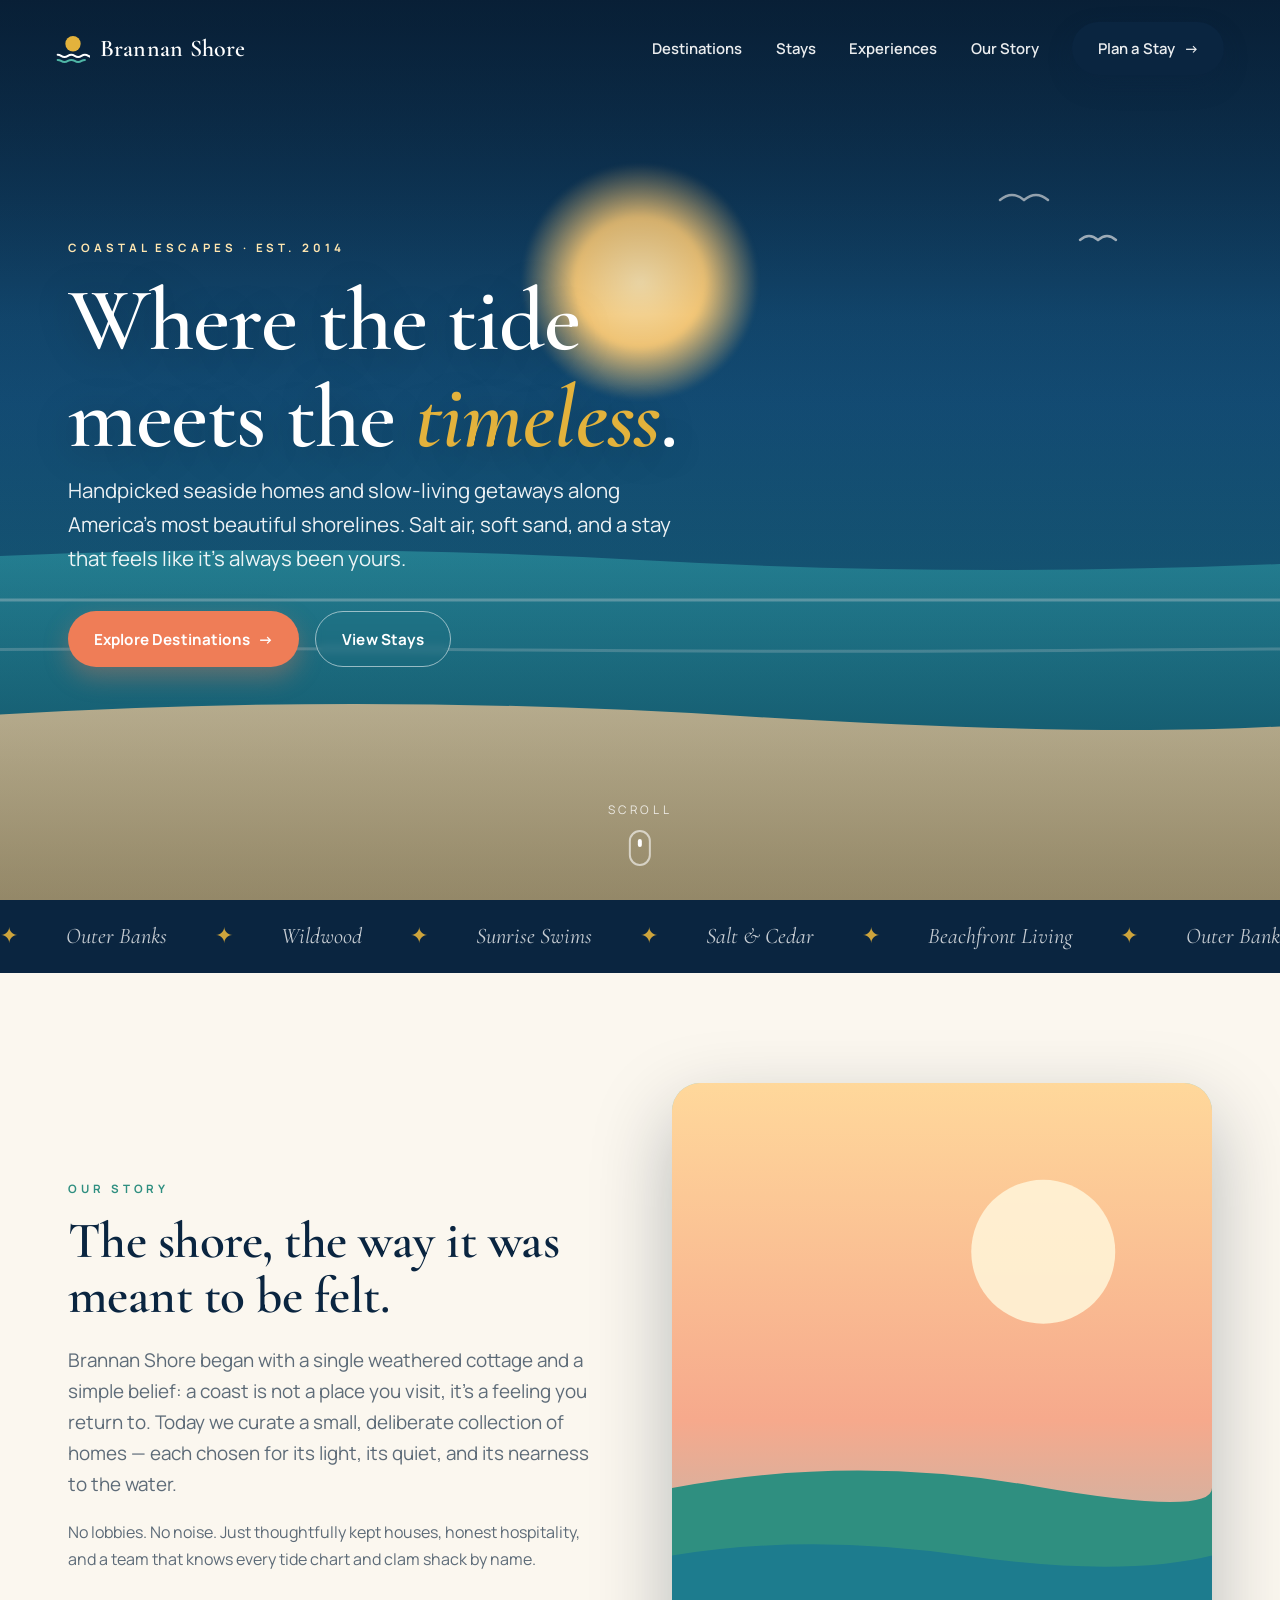
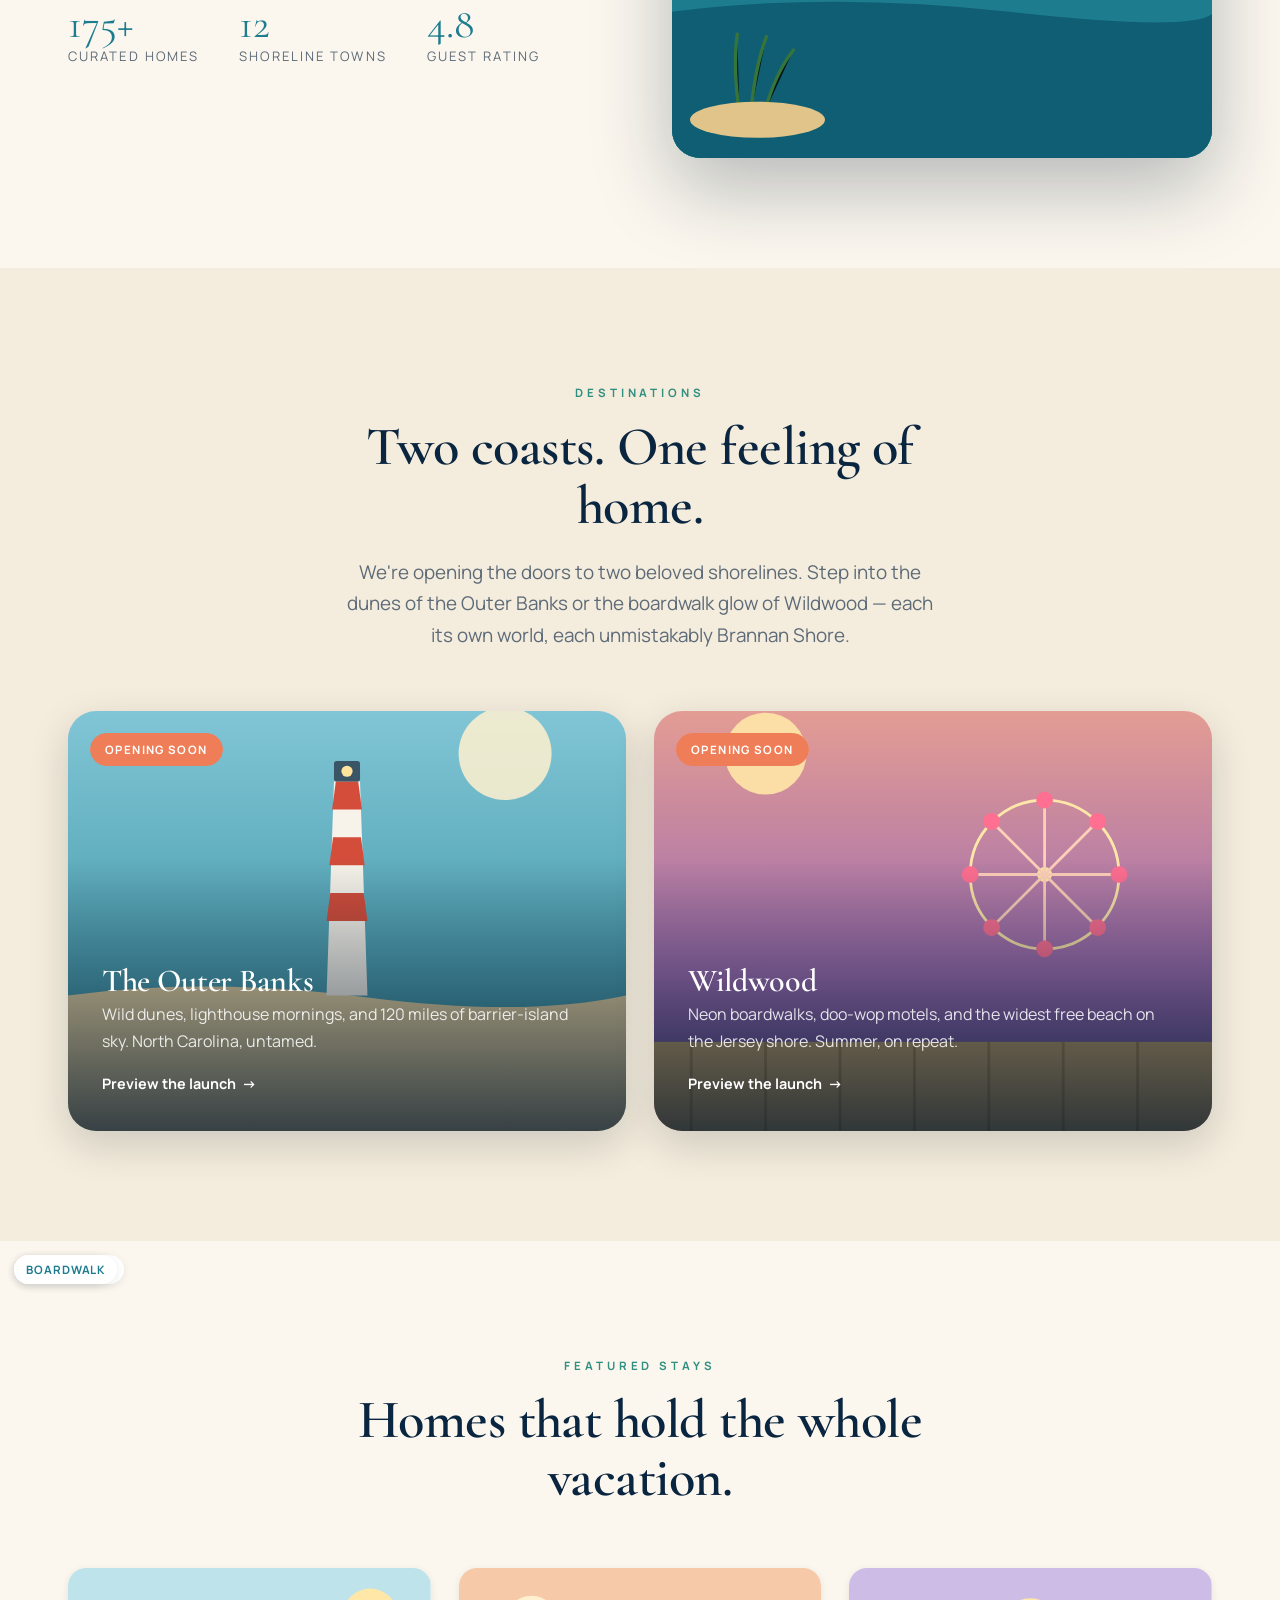
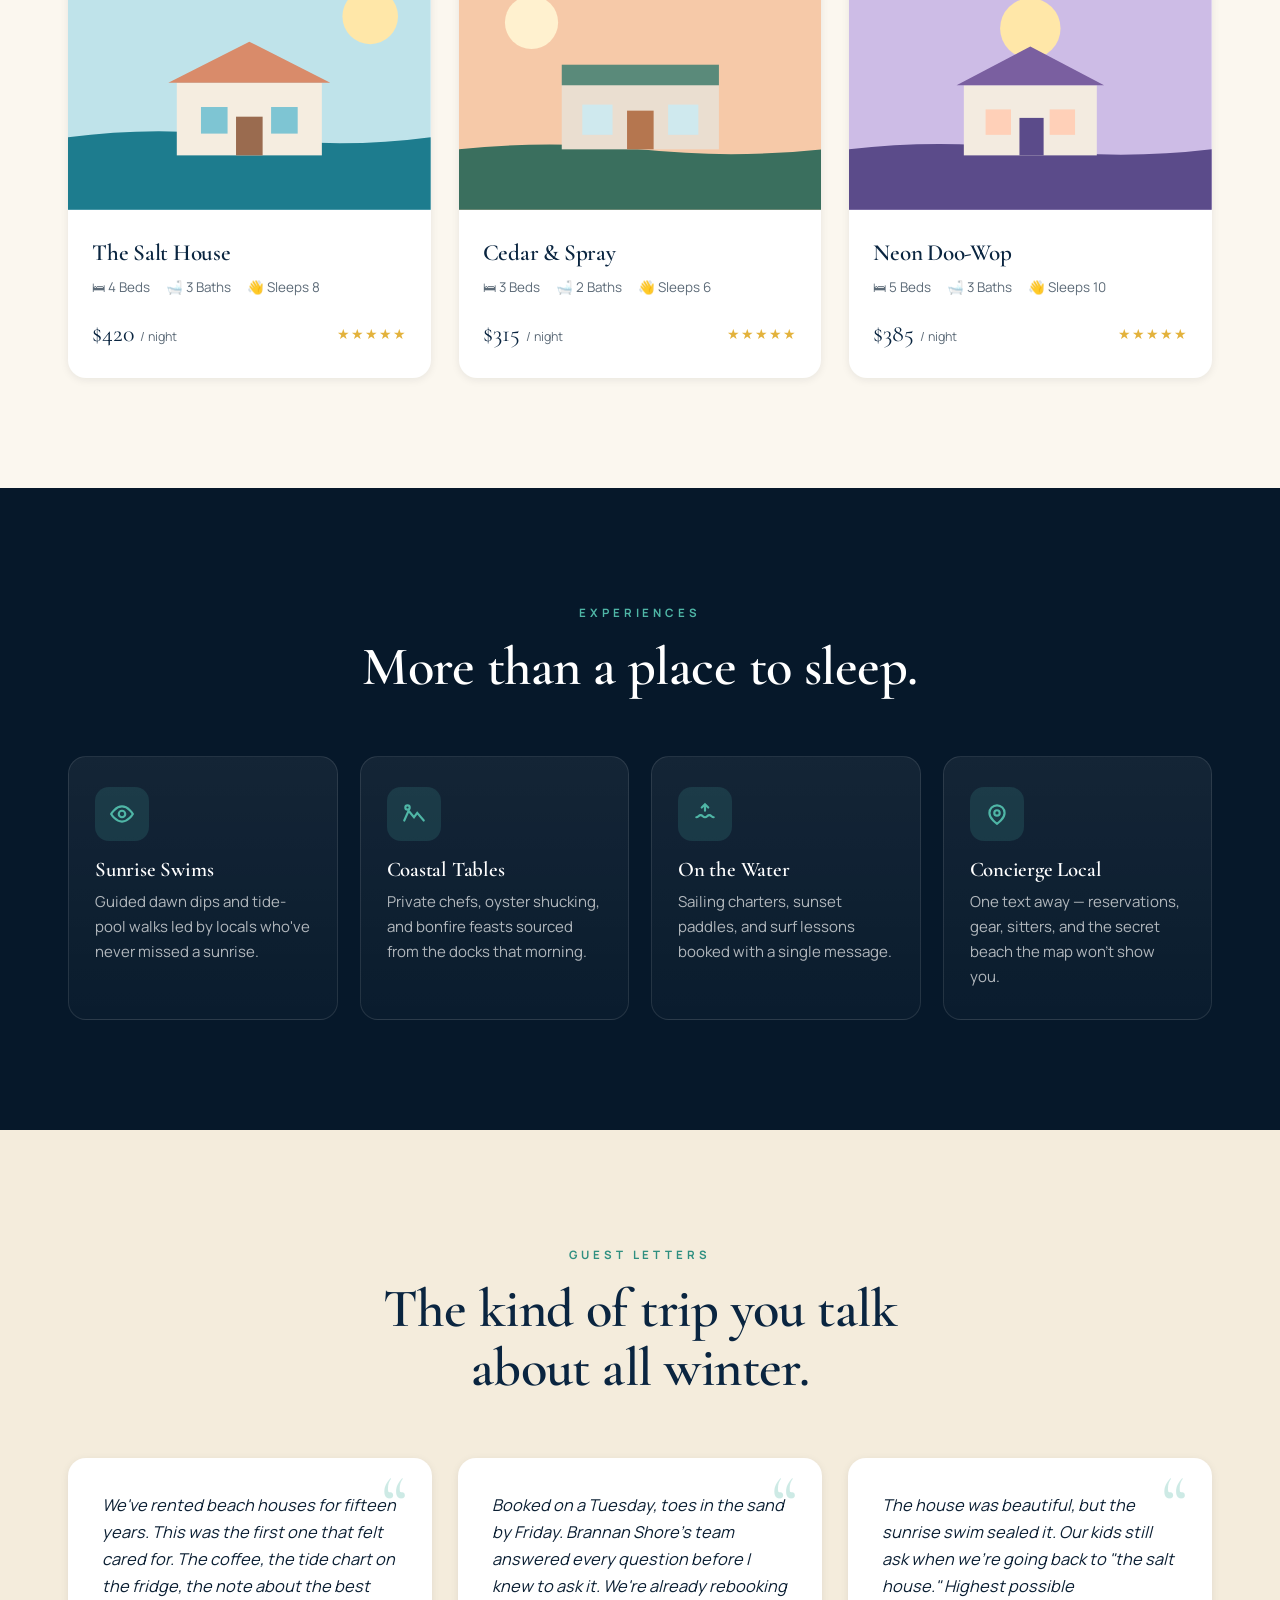
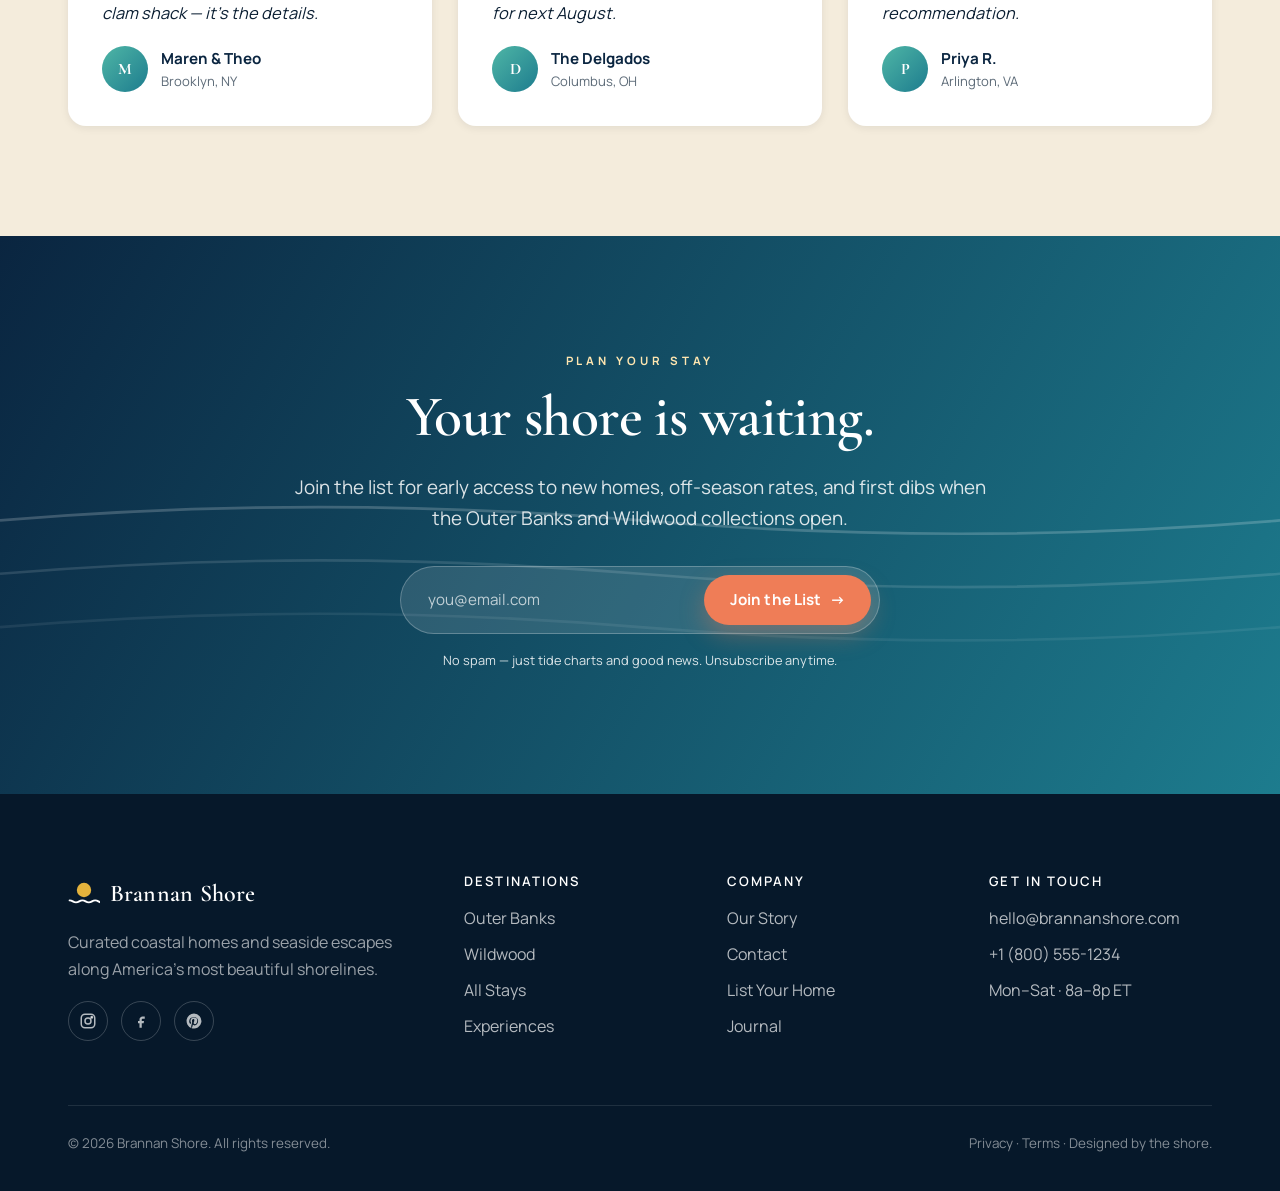
<file: index.html>
<!DOCTYPE html>
<html lang="en">
<head>
  <meta charset="UTF-8" />
  <meta name="viewport" content="width=device-width, initial-scale=1.0" />
  <title>Brannan Shore — Coastal Escapes & Seaside Stays</title>
  <meta name="description" content="Brannan Shore curates handpicked coastal homes and unforgettable seaside escapes along America's most beautiful shorelines — from the Outer Banks to Wildwood." />
  <meta name="theme-color" content="#0a2540" />
  <meta property="og:title" content="Brannan Shore — Coastal Escapes" />
  <meta property="og:description" content="Handpicked coastal homes and unforgettable seaside escapes." />
  <meta property="og:type" content="website" />
  <link rel="icon" href="data:image/svg+xml,%3Csvg xmlns='http://www.w3.org/2000/svg' viewBox='0 0 32 32'%3E%3Cpath fill='%231d7c8e' d='M2 22c3 0 3 2 6 2s3-2 6-2 3 2 6 2 3-2 6-2v6H2z'/%3E%3Ccircle cx='16' cy='11' r='7' fill='%23e3b23c'/%3E%3C/svg%3E" />
  <link rel="preconnect" href="https://fonts.googleapis.com" />
  <link rel="preconnect" href="https://fonts.gstatic.com" crossorigin />
  <link href="https://fonts.googleapis.com/css2?family=Cormorant+Garamond:ital,wght@0,500;0,600;1,500;1,600&family=Manrope:wght@400;500;600;700;800&display=swap" rel="stylesheet" />
  <link rel="stylesheet" href="assets/css/styles.css" />
</head>
<body>

  <!-- ===================== NAV ===================== -->
  <nav class="nav" id="nav">
    <a href="#top" class="brand" aria-label="Brannan Shore home">
      <svg class="mark" viewBox="0 0 40 40" fill="none" aria-hidden="true">
        <circle cx="20" cy="15" r="9" fill="#e3b23c"/>
        <path d="M2 28c4 0 4 2.5 8 2.5S14 28 18 28s4 2.5 8 2.5S30 28 34 28s4 2.5 8 2.5" stroke="#fff" stroke-width="2.4" stroke-linecap="round"/>
        <path d="M2 34c4 0 4 2.5 8 2.5S14 34 18 34s4 2.5 8 2.5S30 34 34 34" stroke="#4fb6a6" stroke-width="2.4" stroke-linecap="round"/>
      </svg>
      Brannan&nbsp;Shore
    </a>
    <button class="nav-toggle" aria-label="Toggle menu"><span></span><span></span><span></span></button>
    <ul class="nav-links">
      <li><a href="#destinations">Destinations</a></li>
      <li><a href="#stays">Stays</a></li>
      <li><a href="#experiences">Experiences</a></li>
      <li><a href="#story">Our Story</a></li>
      <li><a href="#contact" class="btn btn--dark">Plan a Stay <span class="arrow">→</span></a></li>
    </ul>
  </nav>

  <!-- ===================== HERO ===================== -->
  <header class="hero" id="top">
    <div class="hero__scene" aria-hidden="true">
      <div class="hero__sun"></div>
      <svg viewBox="0 0 1440 900" preserveAspectRatio="xMidYMax slice" xmlns="http://www.w3.org/2000/svg">
        <defs>
          <linearGradient id="water" x1="0" y1="0" x2="0" y2="1">
            <stop offset="0" stop-color="#2a93a6"/>
            <stop offset="1" stop-color="#0f5e74"/>
          </linearGradient>
          <linearGradient id="sand" x1="0" y1="0" x2="0" y2="1">
            <stop offset="0" stop-color="#f0dcae"/>
            <stop offset="1" stop-color="#e0c489"/>
          </linearGradient>
        </defs>
        <!-- distant water -->
        <path d="M0 560 Q360 540 720 560 T1440 560 V900 H0 Z" fill="url(#water)"/>
        <!-- wave foam lines -->
        <path d="M0 600 Q240 585 480 600 T960 600 T1440 600" fill="none" stroke="rgba(255,255,255,0.35)" stroke-width="3">
          <animate attributeName="d" dur="7s" repeatCount="indefinite"
            values="M0 600 Q240 585 480 600 T960 600 T1440 600;
                    M0 600 Q240 612 480 600 T960 600 T1440 600;
                    M0 600 Q240 585 480 600 T960 600 T1440 600"/>
        </path>
        <path d="M0 650 Q300 632 600 650 T1200 650 T1440 650" fill="none" stroke="rgba(255,255,255,0.25)" stroke-width="3">
          <animate attributeName="d" dur="9s" repeatCount="indefinite"
            values="M0 650 Q300 632 600 650 T1200 650 T1440 650;
                    M0 650 Q300 668 600 650 T1200 650 T1440 650;
                    M0 650 Q300 632 600 650 T1200 650 T1440 650"/>
        </path>
        <!-- beach -->
        <path d="M0 720 Q400 690 820 716 T1440 720 V900 H0 Z" fill="url(#sand)"/>
        <!-- birds -->
        <g stroke="rgba(255,255,255,0.7)" stroke-width="2.4" fill="none" stroke-linecap="round">
          <path d="M1080 200 q12 -10 24 0 q12 -10 24 0"/>
          <path d="M1160 240 q9 -8 18 0 q9 -8 18 0"/>
        </g>
      </svg>
    </div>
    <div class="hero__overlay" aria-hidden="true"></div>
    <div class="hero__inner">
      <div class="container">
        <span class="eyebrow" style="color:#ffe6b0">Coastal Escapes · Est. 2014</span>
        <h1>Where the tide meets the <em>timeless</em>.</h1>
        <p class="hero__sub">Handpicked seaside homes and slow-living getaways along America's most beautiful shorelines. Salt air, soft sand, and a stay that feels like it's always been yours.</p>
        <div class="hero__cta">
          <a href="#destinations" class="btn">Explore Destinations <span class="arrow">→</span></a>
          <a href="#stays" class="btn btn--ghost">View Stays</a>
        </div>
      </div>
    </div>
    <div class="hero__scroll" aria-hidden="true">Scroll<div class="dot"></div></div>
  </header>

  <!-- ===================== MARQUEE ===================== -->
  <div class="marquee" aria-hidden="true">
    <div class="marquee__track">
      <span>Outer Banks</span><span>Wildwood</span><span>Sunrise Swims</span><span>Salt &amp; Cedar</span><span>Beachfront Living</span>
      <span>Outer Banks</span><span>Wildwood</span><span>Sunrise Swims</span><span>Salt &amp; Cedar</span><span>Beachfront Living</span>
    </div>
  </div>

  <!-- ===================== STORY / INTRO ===================== -->
  <section class="section intro" id="story">
    <div class="container">
      <div class="intro__grid">
        <div class="reveal">
          <span class="eyebrow">Our Story</span>
          <h2>The shore, the way it was meant to be felt.</h2>
          <p class="lede">Brannan Shore began with a single weathered cottage and a simple belief: a coast is not a place you visit, it's a feeling you return to. Today we curate a small, deliberate collection of homes — each chosen for its light, its quiet, and its nearness to the water.</p>
          <p>No lobbies. No noise. Just thoughtfully kept houses, honest hospitality, and a team that knows every tide chart and clam shack by name.</p>
          <div class="intro__stats">
            <div class="stat"><div class="num"><span data-count="180" data-suffix="+">0</span></div><div class="lbl">Curated Homes</div></div>
            <div class="stat"><div class="num"><span data-count="12">0</span></div><div class="lbl">Shoreline Towns</div></div>
            <div class="stat"><div class="num"><span data-count="4.9">0</span></div><div class="lbl">Guest Rating</div></div>
          </div>
        </div>
        <div class="intro__art reveal" data-delay="1" aria-hidden="true">
          <svg viewBox="0 0 480 600" preserveAspectRatio="xMidYMid slice" xmlns="http://www.w3.org/2000/svg">
            <defs>
              <linearGradient id="sky2" x1="0" y1="0" x2="0" y2="1">
                <stop offset="0" stop-color="#ffd89b"/><stop offset="0.5" stop-color="#f6a98c"/><stop offset="1" stop-color="#7ec5d3"/>
              </linearGradient>
            </defs>
            <rect width="480" height="600" fill="url(#sky2)"/>
            <circle cx="330" cy="150" r="64" fill="#fff3d6" opacity="0.9"/>
            <path d="M0 360 Q160 330 320 358 T480 360 V600 H0Z" fill="#2f8f80"/>
            <path d="M0 420 Q120 400 260 420 T480 420 V600 H0Z" fill="#1d7c8e"/>
            <path d="M0 470 Q140 452 300 470 T480 472 V600 H0Z" fill="#0f5e74"/>
            <!-- dune grass -->
            <g stroke="#3f7a2e" stroke-width="3" stroke-linecap="round" opacity="0.8">
              <path d="M60 560 q-6 -40 -2 -70"/><path d="M70 560 q4 -42 14 -68"/><path d="M82 560 q10 -36 26 -56"/>
            </g>
            <ellipse cx="76" cy="566" rx="60" ry="16" fill="#e0c489"/>
          </svg>
        </div>
      </div>
    </div>
  </section>

  <!-- ===================== DESTINATIONS ===================== -->
  <section class="section destinations" id="destinations">
    <div class="container">
      <div class="sec-head reveal">
        <span class="eyebrow">Destinations</span>
        <h2>Two coasts. One feeling of home.</h2>
        <p class="lede" style="margin-inline:auto">We're opening the doors to two beloved shorelines. Step into the dunes of the Outer Banks or the boardwalk glow of Wildwood — each its own world, each unmistakably Brannan Shore.</p>
      </div>
      <div class="dest-grid">

        <!-- Outer Banks -->
        <a class="dest-card reveal" href="https://outerbanks.brannanshore.com" data-delay="1">
          <span class="badge soon">Opening Soon</span>
          <div class="dest-card__scene" aria-hidden="true">
            <svg viewBox="0 0 600 600" preserveAspectRatio="xMidYMid slice" xmlns="http://www.w3.org/2000/svg">
              <defs><linearGradient id="ob" x1="0" y1="0" x2="0" y2="1"><stop offset="0" stop-color="#8fd0e0"/><stop offset="1" stop-color="#1d7c8e"/></linearGradient></defs>
              <rect width="600" height="600" fill="url(#ob)"/>
              <circle cx="470" cy="120" r="50" fill="#fff1cf" opacity="0.85"/>
              <path d="M0 380 Q150 360 320 382 T600 380 V600 H0Z" fill="#e7d2a0"/>
              <!-- lighthouse -->
              <g transform="translate(300 150)">
                <path d="M-22 230 L-14 0 H14 L22 230 Z" fill="#f7f3ea"/>
                <path d="M-18 60 h36 M-20 130 h40 M-22 200 h44" stroke="#d34d3a" stroke-width="0" />
                <path d="M-16 30 L-12 0 H12 L16 30 Z" fill="#d34d3a"/>
                <path d="M-19 90 L-15 60 H15 L19 90 Z" fill="#d34d3a"/>
                <path d="M-22 150 L-18 120 H18 L22 150 Z" fill="#d34d3a"/>
                <rect x="-14" y="-22" width="28" height="22" rx="3" fill="#3a5566"/>
                <circle cx="0" cy="-11" r="6" fill="#ffe49b"/>
              </g>
            </svg>
          </div>
          <div class="dest-card__body">
            <h3>The Outer Banks</h3>
            <p>Wild dunes, lighthouse mornings, and 120 miles of barrier-island sky. North Carolina, untamed.</p>
            <span class="dest-link">Preview the launch <span class="arrow">→</span></span>
          </div>
        </a>

        <!-- Wildwood -->
        <a class="dest-card reveal" href="https://wildwood.brannanshore.com" data-delay="2">
          <span class="badge soon">Opening Soon</span>
          <div class="dest-card__scene" aria-hidden="true">
            <svg viewBox="0 0 600 600" preserveAspectRatio="xMidYMid slice" xmlns="http://www.w3.org/2000/svg">
              <defs><linearGradient id="ww" x1="0" y1="0" x2="0" y2="1"><stop offset="0" stop-color="#f6a98c"/><stop offset="0.6" stop-color="#9d6bb0"/><stop offset="1" stop-color="#3a3a8c"/></linearGradient></defs>
              <rect width="600" height="600" fill="url(#ww)"/>
              <circle cx="120" cy="120" r="44" fill="#ffe7a8" opacity="0.9"/>
              <!-- ferris wheel -->
              <g transform="translate(420 250)" stroke="#fff" stroke-width="3" fill="none">
                <circle cx="0" cy="0" r="80" stroke="#ffe7a8"/>
                <circle cx="0" cy="0" r="8" fill="#ffe7a8" stroke="none"/>
                <g stroke="#ffd0b8"><path d="M0 0 L0 -80M0 0 L0 80M0 0 L80 0M0 0 L-80 0M0 0 L57 -57M0 0 L-57 57M0 0 L57 57M0 0 L-57 -57"/></g>
                <g fill="#ff6f91" stroke="none"><circle cx="0" cy="-80" r="9"/><circle cx="0" cy="80" r="9"/><circle cx="80" cy="0" r="9"/><circle cx="-80" cy="0" r="9"/><circle cx="57" cy="-57" r="9"/><circle cx="-57" cy="57" r="9"/><circle cx="57" cy="57" r="9"/><circle cx="-57" cy="-57" r="9"/></g>
              </g>
              <!-- boardwalk -->
              <rect x="0" y="430" width="600" height="170" fill="#caa46a"/>
              <g stroke="#a8854f" stroke-width="3"><path d="M40 430V600M120 430V600M200 430V600M280 430V600M360 430V600M440 430V600M520 430V600"/></g>
            </svg>
          </div>
          <div class="dest-card__body">
            <h3>Wildwood</h3>
            <p>Neon boardwalks, doo-wop motels, and the widest free beach on the Jersey shore. Summer, on repeat.</p>
            <span class="dest-link">Preview the launch <span class="arrow">→</span></span>
          </div>
        </a>

      </div>
    </div>
  </section>

  <!-- ===================== STAYS ===================== -->
  <section class="section stays" id="stays">
    <div class="container">
      <div class="sec-head reveal">
        <span class="eyebrow">Featured Stays</span>
        <h2>Homes that hold the whole vacation.</h2>
      </div>
      <div class="stay-grid">

        <article class="stay-card reveal">
          <div class="stay-card__img" aria-hidden="true">
            <svg viewBox="0 0 600 400" preserveAspectRatio="xMidYMid slice"><rect width="600" height="400" fill="#bfe3ea"/><circle cx="500" cy="80" r="46" fill="#ffe7a8"/><path d="M0 280 Q150 260 300 280 T600 280V400H0Z" fill="#1d7c8e"/><g transform="translate(180 150)"><rect x="0" y="40" width="240" height="120" fill="#f5ede0"/><path d="M-14 40 L120 -28 L254 40Z" fill="#d98b6a"/><rect x="40" y="80" width="44" height="44" fill="#7ec5d3"/><rect x="156" y="80" width="44" height="44" fill="#7ec5d3"/><rect x="98" y="96" width="44" height="64" fill="#9a6b4f"/></g></svg>
          </div>
          <span class="stay-card__tag">Beachfront</span>
          <div class="stay-card__body">
            <h3>The Salt House</h3>
            <div class="stay-card__meta"><span>🛏 4 Beds</span><span>🛁 3 Baths</span><span>👋 Sleeps 8</span></div>
            <div class="stay-card__foot">
              <div class="stay-card__price">$420 <small>/ night</small></div>
              <div class="stars">★★★★★</div>
            </div>
          </div>
        </article>

        <article class="stay-card reveal" data-delay="1">
          <div class="stay-card__img" aria-hidden="true">
            <svg viewBox="0 0 600 400" preserveAspectRatio="xMidYMid slice"><rect width="600" height="400" fill="#f6c9a8"/><circle cx="120" cy="90" r="44" fill="#fff1cf"/><path d="M0 300 Q150 284 300 300 T600 300V400H0Z" fill="#3a6f5e"/><g transform="translate(170 140)"><rect x="0" y="50" width="260" height="110" fill="#eaded0"/><rect x="0" y="20" width="260" height="34" fill="#5a8a7a"/><rect x="34" y="86" width="50" height="50" fill="#cfe9ee"/><rect x="176" y="86" width="50" height="50" fill="#cfe9ee"/><rect x="108" y="96" width="44" height="64" fill="#b5764f"/></g></svg>
          </div>
          <span class="stay-card__tag">Dune View</span>
          <div class="stay-card__body">
            <h3>Cedar &amp; Spray</h3>
            <div class="stay-card__meta"><span>🛏 3 Beds</span><span>🛁 2 Baths</span><span>👋 Sleeps 6</span></div>
            <div class="stay-card__foot">
              <div class="stay-card__price">$315 <small>/ night</small></div>
              <div class="stars">★★★★★</div>
            </div>
          </div>
        </article>

        <article class="stay-card reveal" data-delay="2">
          <div class="stay-card__img" aria-hidden="true">
            <svg viewBox="0 0 600 400" preserveAspectRatio="xMidYMid slice"><rect width="600" height="400" fill="#cdbce6"/><circle cx="300" cy="100" r="50" fill="#ffe7a8"/><path d="M0 300 Q150 282 300 300 T600 300V400H0Z" fill="#5b4b8a"/><g transform="translate(190 150)"><rect x="0" y="44" width="220" height="116" fill="#f3ebe0"/><path d="M-12 44 L110 -20 L232 44Z" fill="#7a5fa0"/><rect x="36" y="84" width="42" height="42" fill="#ffd0b8"/><rect x="142" y="84" width="42" height="42" fill="#ffd0b8"/><rect x="92" y="98" width="40" height="62" fill="#5b4b8a"/></g></svg>
          </div>
          <span class="stay-card__tag">Boardwalk</span>
          <div class="stay-card__body">
            <h3>Neon Doo-Wop</h3>
            <div class="stay-card__meta"><span>🛏 5 Beds</span><span>🛁 3 Baths</span><span>👋 Sleeps 10</span></div>
            <div class="stay-card__foot">
              <div class="stay-card__price">$385 <small>/ night</small></div>
              <div class="stars">★★★★★</div>
            </div>
          </div>
        </article>

      </div>
    </div>
  </section>

  <!-- ===================== EXPERIENCES ===================== -->
  <section class="section experiences" id="experiences">
    <div class="container">
      <div class="sec-head reveal">
        <span class="eyebrow">Experiences</span>
        <h2>More than a place to sleep.</h2>
      </div>
      <div class="exp-grid">
        <div class="exp-card reveal">
          <div class="ico"><svg width="26" height="26" viewBox="0 0 24 24" fill="none" stroke="currentColor" stroke-width="2" stroke-linecap="round"><path d="M2 12s4-7 10-7 10 7 10 7-4 7-10 7S2 12 2 12Z"/><circle cx="12" cy="12" r="3"/></svg></div>
          <h3>Sunrise Swims</h3>
          <p>Guided dawn dips and tide-pool walks led by locals who've never missed a sunrise.</p>
        </div>
        <div class="exp-card reveal" data-delay="1">
          <div class="ico"><svg width="26" height="26" viewBox="0 0 24 24" fill="none" stroke="currentColor" stroke-width="2" stroke-linecap="round"><path d="M3 18l4-9 5 6 3-4 6 7"/><circle cx="6" cy="6" r="2"/></svg></div>
          <h3>Coastal Tables</h3>
          <p>Private chefs, oyster shucking, and bonfire feasts sourced from the docks that morning.</p>
        </div>
        <div class="exp-card reveal" data-delay="2">
          <div class="ico"><svg width="26" height="26" viewBox="0 0 24 24" fill="none" stroke="currentColor" stroke-width="2" stroke-linecap="round"><path d="M4 15c2 0 2-2 4-2s2 2 4 2 2-2 4-2 2 2 4 2"/><path d="M12 3v6M9 6l3-3 3 3"/></svg></div>
          <h3>On the Water</h3>
          <p>Sailing charters, sunset paddles, and surf lessons booked with a single message.</p>
        </div>
        <div class="exp-card reveal" data-delay="3">
          <div class="ico"><svg width="26" height="26" viewBox="0 0 24 24" fill="none" stroke="currentColor" stroke-width="2" stroke-linecap="round"><path d="M12 21s-7-4.5-7-10a7 7 0 0 1 14 0c0 5.5-7 10-7 10Z"/><circle cx="12" cy="11" r="2.5"/></svg></div>
          <h3>Concierge Local</h3>
          <p>One text away — reservations, gear, sitters, and the secret beach the map won't show you.</p>
        </div>
      </div>
    </div>
  </section>

  <!-- ===================== TESTIMONIALS ===================== -->
  <section class="section testimonials">
    <div class="container">
      <div class="sec-head reveal">
        <span class="eyebrow">Guest Letters</span>
        <h2>The kind of trip you talk about all winter.</h2>
      </div>
      <div class="tst-grid">
        <div class="tst-card reveal">
          <p>We've rented beach houses for fifteen years. This was the first one that felt cared for. The coffee, the tide chart on the fridge, the note about the best clam shack — it's the details.</p>
          <div class="tst-author"><div class="tst-avatar">M</div><div><div class="name">Maren &amp; Theo</div><div class="loc">Brooklyn, NY</div></div></div>
        </div>
        <div class="tst-card reveal" data-delay="1">
          <p>Booked on a Tuesday, toes in the sand by Friday. Brannan Shore's team answered every question before I knew to ask it. We're already rebooking for next August.</p>
          <div class="tst-author"><div class="tst-avatar">D</div><div><div class="name">The Delgados</div><div class="loc">Columbus, OH</div></div></div>
        </div>
        <div class="tst-card reveal" data-delay="2">
          <p>The house was beautiful, but the sunrise swim sealed it. Our kids still ask when we're going back to "the salt house." Highest possible recommendation.</p>
          <div class="tst-author"><div class="tst-avatar">P</div><div><div class="name">Priya R.</div><div class="loc">Arlington, VA</div></div></div>
        </div>
      </div>
    </div>
  </section>

  <!-- ===================== CTA / CONTACT ===================== -->
  <section class="section cta" id="contact">
    <div class="cta__scene" aria-hidden="true">
      <svg viewBox="0 0 1440 500" preserveAspectRatio="xMidYMid slice" xmlns="http://www.w3.org/2000/svg">
        <path d="M0 320 Q360 290 720 320 T1440 320" fill="none" stroke="rgba(255,255,255,0.4)" stroke-width="3"/>
        <path d="M0 380 Q360 350 720 380 T1440 380" fill="none" stroke="rgba(255,255,255,0.25)" stroke-width="3"/>
        <path d="M0 440 Q360 410 720 440 T1440 440" fill="none" stroke="rgba(255,255,255,0.15)" stroke-width="3"/>
      </svg>
    </div>
    <div class="container">
      <div class="cta__inner reveal">
        <span class="eyebrow" style="color:#ffe6b0">Plan Your Stay</span>
        <h2>Your shore is waiting.</h2>
        <p class="lede" style="color:rgba(255,255,255,0.85);margin-inline:auto">Join the list for early access to new homes, off-season rates, and first dibs when the Outer Banks and Wildwood collections open.</p>
        <form class="newsletter" data-demo-form>
          <input type="email" placeholder="you@email.com" aria-label="Email address" required />
          <button type="submit" class="btn">Join the List <span class="arrow">→</span></button>
        </form>
        <p class="form-note">No spam — just tide charts and good news. Unsubscribe anytime.</p>
      </div>
    </div>
  </section>

  <!-- ===================== FOOTER ===================== -->
  <footer class="footer">
    <div class="container">
      <div class="footer__grid">
        <div>
          <div class="brand" style="font-size:1.5rem">
            <svg class="mark" viewBox="0 0 40 40" fill="none" aria-hidden="true" style="width:32px;height:32px">
              <circle cx="20" cy="15" r="9" fill="#e3b23c"/>
              <path d="M2 28c4 0 4 2.5 8 2.5S14 28 18 28s4 2.5 8 2.5S30 28 34 28s4 2.5 8 2.5" stroke="#fff" stroke-width="2.4" stroke-linecap="round"/>
            </svg>
            Brannan Shore
          </div>
          <p>Curated coastal homes and seaside escapes along America's most beautiful shorelines.</p>
          <div class="socials">
            <a href="#" aria-label="Instagram"><svg width="18" height="18" viewBox="0 0 24 24" fill="none" stroke="currentColor" stroke-width="2"><rect x="3" y="3" width="18" height="18" rx="5"/><circle cx="12" cy="12" r="4"/><circle cx="17" cy="7" r="1" fill="currentColor"/></svg></a>
            <a href="#" aria-label="Facebook"><svg width="18" height="18" viewBox="0 0 24 24" fill="currentColor"><path d="M14 9h3V6h-3c-2.2 0-4 1.8-4 4v2H8v3h2v6h3v-6h2.5l.5-3H13v-2c0-.6.4-1 1-1Z"/></svg></a>
            <a href="#" aria-label="Pinterest"><svg width="18" height="18" viewBox="0 0 24 24" fill="currentColor"><path d="M12 2a10 10 0 0 0-3.6 19.3c-.1-.8-.2-2 0-2.9l1.2-5s-.3-.6-.3-1.5c0-1.4.8-2.5 1.9-2.5.9 0 1.3.7 1.3 1.5 0 .9-.6 2.2-.9 3.5-.2 1 .5 1.9 1.6 1.9 1.9 0 3.2-2.4 3.2-5.3 0-2.2-1.5-3.8-4.2-3.8a4.7 4.7 0 0 0-4.9 4.7c0 .9.3 1.5.7 2 .2.2.2.3.1.6l-.2.9c-.1.3-.3.4-.6.2-1.2-.5-1.7-1.9-1.7-3.4 0-2.5 2.1-5.5 6.3-5.5 3.4 0 5.6 2.4 5.6 5.1 0 3.5-1.9 6.1-4.8 6.1-1 0-1.9-.5-2.2-1.1l-.6 2.4c-.2.8-.7 1.7-1.1 2.3A10 10 0 1 0 12 2Z"/></svg></a>
          </div>
        </div>
        <div>
          <h4>Destinations</h4>
          <ul>
            <li><a href="https://outerbanks.brannanshore.com">Outer Banks</a></li>
            <li><a href="https://wildwood.brannanshore.com">Wildwood</a></li>
            <li><a href="#stays">All Stays</a></li>
            <li><a href="#experiences">Experiences</a></li>
          </ul>
        </div>
        <div>
          <h4>Company</h4>
          <ul>
            <li><a href="#story">Our Story</a></li>
            <li><a href="#contact">Contact</a></li>
            <li><a href="#">List Your Home</a></li>
            <li><a href="#">Journal</a></li>
          </ul>
        </div>
        <div>
          <h4>Get in Touch</h4>
          <ul>
            <li><a href="mailto:hello@brannanshore.com">hello@brannanshore.com</a></li>
            <li><a href="tel:+18005551234">+1 (800) 555-1234</a></li>
            <li>Mon–Sat · 8a–8p ET</li>
          </ul>
        </div>
      </div>
      <div class="footer__bottom">
        <span>© <span data-year>2026</span> Brannan Shore. All rights reserved.</span>
        <span>Privacy · Terms · Designed by the shore.</span>
      </div>
    </div>
  </footer>

  <script src="assets/js/main.js"></script>
</body>
</html>
</file>
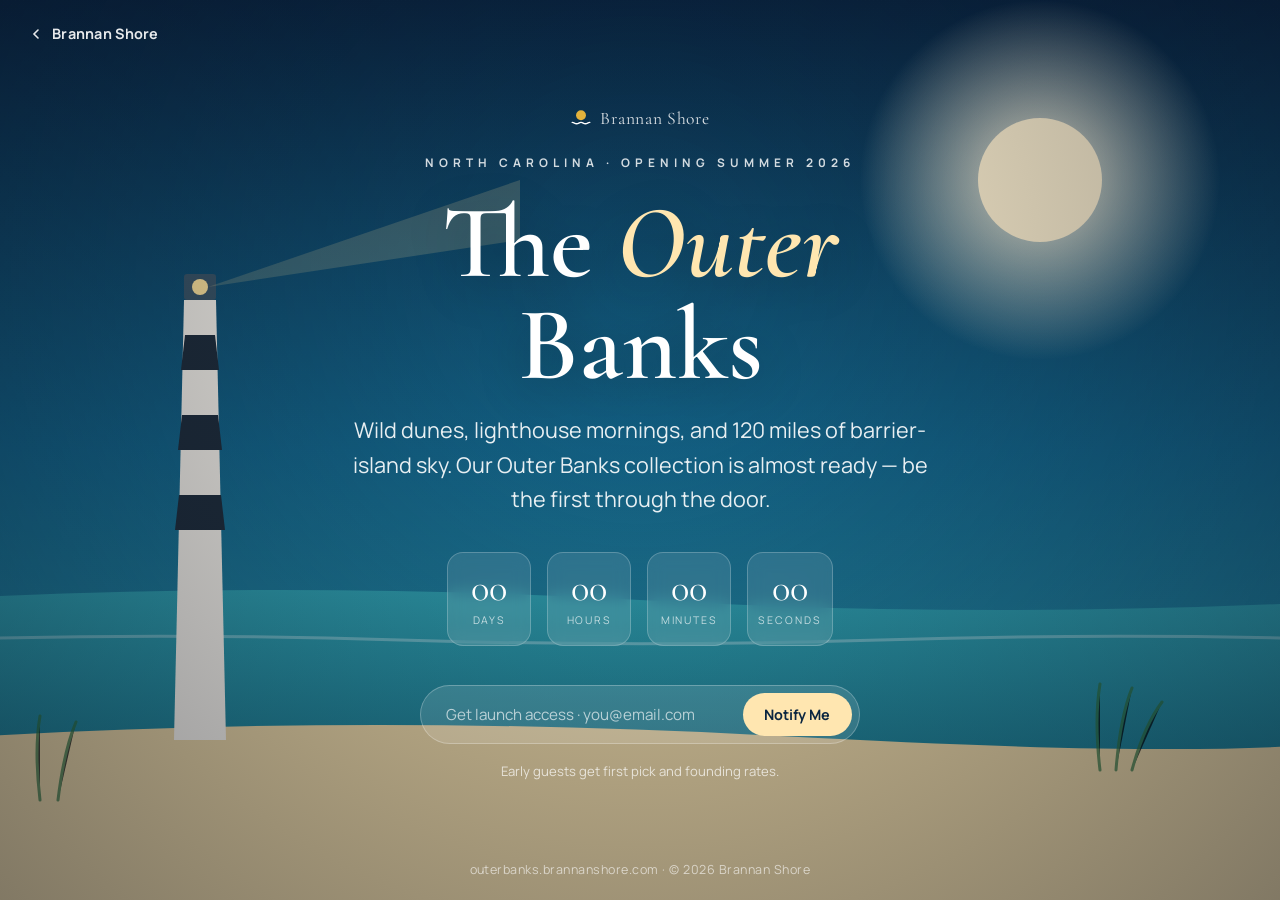
<file: outer-banks/index.html>
<!DOCTYPE html>
<html lang="en">
<head>
  <meta charset="UTF-8" />
  <meta name="viewport" content="width=device-width, initial-scale=1.0" />
  <title>Outer Banks · Opening Soon — Brannan Shore</title>
  <meta name="description" content="The Brannan Shore Outer Banks collection is opening soon. Wild dunes, lighthouse mornings, and barrier-island homes on North Carolina's untamed coast." />
  <meta name="theme-color" content="#0a2540" />
  <link rel="icon" href="data:image/svg+xml,%3Csvg xmlns='http://www.w3.org/2000/svg' viewBox='0 0 32 32'%3E%3Ccircle cx='16' cy='11' r='7' fill='%23e3b23c'/%3E%3Cpath fill='%231d7c8e' d='M2 22c3 0 3 2 6 2s3-2 6-2 3 2 6 2 3-2 6-2v6H2z'/%3E%3C/svg%3E" />
  <link rel="preconnect" href="https://fonts.googleapis.com" />
  <link rel="preconnect" href="https://fonts.gstatic.com" crossorigin />
  <link href="https://fonts.googleapis.com/css2?family=Cormorant+Garamond:ital,wght@0,500;0,600;1,500;1,600&family=Manrope:wght@400;600;700;800&display=swap" rel="stylesheet" />
  <link rel="stylesheet" href="/assets/css/splash.css" />
</head>
<body data-theme="outer-banks">

  <div class="scene" aria-hidden="true">
    <svg viewBox="0 0 1440 900" preserveAspectRatio="xMidYMax slice" xmlns="http://www.w3.org/2000/svg">
      <defs>
        <linearGradient id="sea" x1="0" y1="0" x2="0" y2="1"><stop offset="0" stop-color="#2f9fae"/><stop offset="1" stop-color="#0f5e74"/></linearGradient>
        <radialGradient id="moon" cx="0.5" cy="0.5" r="0.5"><stop offset="0" stop-color="#fff6dc"/><stop offset="1" stop-color="rgba(255,246,220,0)"/></radialGradient>
      </defs>
      <circle cx="1120" cy="180" r="180" fill="url(#moon)"/>
      <circle cx="1120" cy="180" r="62" fill="#fff1cf"/>
      <!-- water -->
      <path d="M0 600 Q360 580 720 600 T1440 600 V900 H0Z" fill="url(#sea)"/>
      <path d="M0 640 Q240 624 480 640 T960 640 T1440 640" fill="none" stroke="rgba(255,255,255,0.3)" stroke-width="3">
        <animate attributeName="d" dur="8s" repeatCount="indefinite"
          values="M0 640 Q240 624 480 640 T960 640 T1440 640;M0 640 Q240 656 480 640 T960 640 T1440 640;M0 640 Q240 624 480 640 T960 640 T1440 640"/>
      </path>
      <!-- beach -->
      <path d="M0 740 Q420 712 860 736 T1440 740 V900 H0Z" fill="#e7d2a0"/>
      <!-- lighthouse -->
      <g transform="translate(280 300)">
        <path d="M-26 440 L-16 0 H16 L26 440 Z" fill="#f7f3ea"/>
        <path d="M-19 70 L-15 35 H15 L19 70 Z" fill="#1f2d3a"/>
        <path d="M-22 150 L-18 115 H18 L22 150 Z" fill="#1f2d3a"/>
        <path d="M-25 230 L-21 195 H21 L25 230 Z" fill="#1f2d3a"/>
        <rect x="-16" y="-26" width="32" height="26" rx="3" fill="#3a5566"/>
        <circle cx="0" cy="-13" r="8" fill="#ffe49b"/>
        <path d="M8 -13 L320 -120 L320 -60 Z" fill="rgba(255,228,155,0.18)"/>
      </g>
      <!-- dune grass -->
      <g stroke="#2f6f3a" stroke-width="3" stroke-linecap="round" opacity="0.7">
        <path d="M1180 770 q-6 -50 0 -86"/><path d="M1196 770 q4 -52 16 -82"/><path d="M1212 770 q12 -44 30 -68"/>
        <path d="M120 800 q-6 -50 0 -84"/><path d="M138 800 q6 -50 18 -78"/>
      </g>
    </svg>
  </div>
  <div class="veil" aria-hidden="true"></div>

  <a class="home-link" href="https://brannanshore.com">
    <svg width="16" height="16" viewBox="0 0 24 24" fill="none" stroke="currentColor" stroke-width="2.4" stroke-linecap="round"><path d="M15 6l-6 6 6 6"/></svg>
    Brannan Shore
  </a>

  <main class="wrap">
    <div class="brandline">
      <svg width="22" height="22" viewBox="0 0 40 40" fill="none"><circle cx="20" cy="15" r="9" fill="#e3b23c"/><path d="M4 28c4 0 4 2.5 8 2.5S16 28 20 28s4 2.5 8 2.5 4-2.5 8-2.5" stroke="#fff" stroke-width="2.4" stroke-linecap="round"/></svg>
      Brannan Shore
    </div>
    <p class="kicker">North Carolina · Opening Summer 2026</p>
    <h1>The <em>Outer</em><br/>Banks</h1>
    <p class="tagline">Wild dunes, lighthouse mornings, and 120 miles of barrier-island sky. Our Outer Banks collection is almost ready — be the first through the door.</p>

    <div class="count" data-countdown="2026-07-15T09:00:00">
      <div class="unit"><span class="n" data-d>00</span><span class="l">Days</span></div>
      <div class="unit"><span class="n" data-h>00</span><span class="l">Hours</span></div>
      <div class="unit"><span class="n" data-m>00</span><span class="l">Minutes</span></div>
      <div class="unit"><span class="n" data-s>00</span><span class="l">Seconds</span></div>
    </div>

    <form class="signup" data-signup>
      <input type="email" placeholder="Get launch access · you@email.com" aria-label="Email" required />
      <button type="submit">Notify Me</button>
    </form>
    <p class="note">Early guests get first pick and founding rates.</p>
  </main>

  <div class="foot">outerbanks.brannanshore.com · © <span id="yr"></span> Brannan Shore</div>

  <script>document.getElementById("yr").textContent = new Date().getFullYear();</script>
  <script src="/assets/js/splash.js"></script>
</body>
</html>
</file>
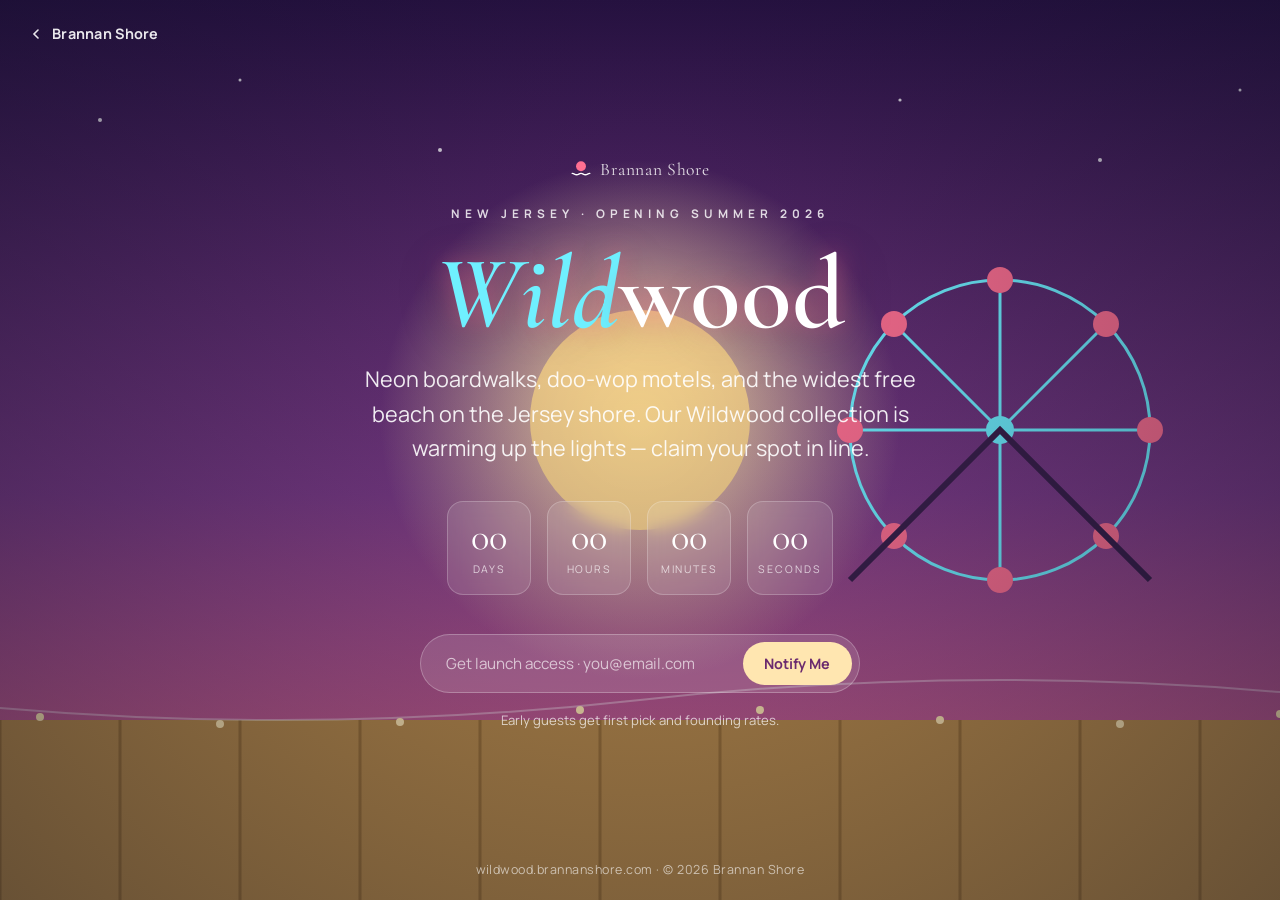
<file: wildwood/index.html>
<!DOCTYPE html>
<html lang="en">
<head>
  <meta charset="UTF-8" />
  <meta name="viewport" content="width=device-width, initial-scale=1.0" />
  <title>Wildwood · Opening Soon — Brannan Shore</title>
  <meta name="description" content="The Brannan Shore Wildwood collection is opening soon. Neon boardwalks, doo-wop motels, and the widest free beach on the Jersey shore." />
  <meta name="theme-color" content="#2a1245" />
  <link rel="icon" href="data:image/svg+xml,%3Csvg xmlns='http://www.w3.org/2000/svg' viewBox='0 0 32 32'%3E%3Ccircle cx='16' cy='12' r='8' fill='%23ff6f91'/%3E%3Cpath fill='%23ffe6b0' d='M2 23c3 0 3 2 6 2s3-2 6-2 3 2 6 2 3-2 6-2v6H2z'/%3E%3C/svg%3E" />
  <link rel="preconnect" href="https://fonts.googleapis.com" />
  <link rel="preconnect" href="https://fonts.gstatic.com" crossorigin />
  <link href="https://fonts.googleapis.com/css2?family=Cormorant+Garamond:ital,wght@0,500;0,600;1,500;1,600&family=Manrope:wght@400;600;700;800&display=swap" rel="stylesheet" />
  <link rel="stylesheet" href="/assets/css/splash.css" />
  <style>
    /* extra neon flair for Wildwood */
    body[data-theme="wildwood"] h1 { text-shadow: 0 0 24px rgba(255,111,145,0.55), 0 10px 50px rgba(0,0,0,0.35); }
    body[data-theme="wildwood"] h1 em { color: #6ff0ff; }
    .neon-flicker { animation: flick 4.5s infinite; }
    @keyframes flick { 0%,18%,22%,25%,53%,57%,100%{ opacity:1 } 20%,24%,55%{ opacity:0.55 } }
    @media (prefers-reduced-motion: reduce){ .neon-flicker{ animation:none } }
  </style>
</head>
<body data-theme="wildwood">

  <div class="scene" aria-hidden="true">
    <svg viewBox="0 0 1440 900" preserveAspectRatio="xMidYMax slice" xmlns="http://www.w3.org/2000/svg">
      <defs>
        <linearGradient id="dusk" x1="0" y1="0" x2="0" y2="1"><stop offset="0" stop-color="#2a1245"/><stop offset="0.55" stop-color="#7b3a86"/><stop offset="1" stop-color="#ef6f91"/></linearGradient>
        <radialGradient id="sun2" cx="0.5" cy="0.5" r="0.5"><stop offset="0" stop-color="#ffe9a8"/><stop offset="1" stop-color="rgba(255,233,168,0)"/></radialGradient>
      </defs>
      <rect width="1440" height="900" fill="url(#dusk)"/>
      <circle cx="720" cy="420" r="260" fill="url(#sun2)"/>
      <circle cx="720" cy="420" r="110" fill="#ffd98c" opacity="0.85"/>
      <!-- stars -->
      <g fill="#fff" opacity="0.8"><circle cx="180" cy="120" r="2"/><circle cx="320" cy="80" r="1.5"/><circle cx="520" cy="150" r="2"/><circle cx="980" cy="100" r="1.6"/><circle cx="1180" cy="160" r="2"/><circle cx="1320" cy="90" r="1.5"/></g>
      <!-- ferris wheel -->
      <g transform="translate(1080 430)" stroke="#6ff0ff" stroke-width="3" fill="none" class="neon-flicker">
        <circle cx="0" cy="0" r="150" stroke="#6ff0ff"/>
        <circle cx="0" cy="0" r="14" fill="#6ff0ff" stroke="none"/>
        <g><path d="M0 0 L0 -150M0 0 L0 150M0 0 L150 0M0 0 L-150 0M0 0 L106 -106M0 0 L-106 106M0 0 L106 106M0 0 L-106 -106"/></g>
        <g fill="#ff6f91" stroke="none"><circle cx="0" cy="-150" r="13"/><circle cx="0" cy="150" r="13"/><circle cx="150" cy="0" r="13"/><circle cx="-150" cy="0" r="13"/><circle cx="106" cy="-106" r="13"/><circle cx="-106" cy="106" r="13"/><circle cx="106" cy="106" r="13"/><circle cx="-106" cy="-106" r="13"/></g>
        <path d="M-150 150 L0 0 L150 150" stroke="#3a1f4a" stroke-width="6"/>
      </g>
      <!-- boardwalk -->
      <rect x="0" y="720" width="1440" height="180" fill="#b98a4a"/>
      <g stroke="#9a6f37" stroke-width="3">
        <path d="M80 720V900M200 720V900M320 720V900M440 720V900M560 720V900M680 720V900M800 720V900M920 720V900M1040 720V900M1160 720V900M1280 720V900M1380 720V900"/>
      </g>
      <!-- string lights -->
      <path d="M0 700 Q360 740 720 700 T1440 700" fill="none" stroke="rgba(255,255,255,0.35)" stroke-width="2"/>
      <g fill="#ffe6b0"><circle cx="120" cy="717" r="4"/><circle cx="300" cy="724" r="4"/><circle cx="480" cy="722" r="4"/><circle cx="660" cy="710" r="4"/><circle cx="840" cy="710" r="4"/><circle cx="1020" cy="720" r="4"/><circle cx="1200" cy="724" r="4"/><circle cx="1360" cy="714" r="4"/></g>
    </svg>
  </div>
  <div class="veil" aria-hidden="true"></div>

  <a class="home-link" href="https://brannanshore.com">
    <svg width="16" height="16" viewBox="0 0 24 24" fill="none" stroke="currentColor" stroke-width="2.4" stroke-linecap="round"><path d="M15 6l-6 6 6 6"/></svg>
    Brannan Shore
  </a>

  <main class="wrap">
    <div class="brandline">
      <svg width="22" height="22" viewBox="0 0 40 40" fill="none"><circle cx="20" cy="15" r="9" fill="#ff6f91"/><path d="M4 28c4 0 4 2.5 8 2.5S16 28 20 28s4 2.5 8 2.5 4-2.5 8-2.5" stroke="#fff" stroke-width="2.4" stroke-linecap="round"/></svg>
      Brannan Shore
    </div>
    <p class="kicker">New Jersey · Opening Summer 2026</p>
    <h1><em>Wild</em>wood</h1>
    <p class="tagline">Neon boardwalks, doo-wop motels, and the widest free beach on the Jersey shore. Our Wildwood collection is warming up the lights — claim your spot in line.</p>

    <div class="count" data-countdown="2026-07-22T09:00:00">
      <div class="unit"><span class="n" data-d>00</span><span class="l">Days</span></div>
      <div class="unit"><span class="n" data-h>00</span><span class="l">Hours</span></div>
      <div class="unit"><span class="n" data-m>00</span><span class="l">Minutes</span></div>
      <div class="unit"><span class="n" data-s>00</span><span class="l">Seconds</span></div>
    </div>

    <form class="signup" data-signup>
      <input type="email" placeholder="Get launch access · you@email.com" aria-label="Email" required />
      <button type="submit">Notify Me</button>
    </form>
    <p class="note">Early guests get first pick and founding rates.</p>
  </main>

  <div class="foot">wildwood.brannanshore.com · © <span id="yr"></span> Brannan Shore</div>

  <script>document.getElementById("yr").textContent = new Date().getFullYear();</script>
  <script src="/assets/js/splash.js"></script>
</body>
</html>
</file>
<file: assets/css/styles.css>
/* =============================================================
   Brannan Shore — Coastal Escapes
   Original design system. No external image dependencies.
   ============================================================= */

:root {
  /* Palette — deep ocean, sand, seafoam, sunset */
  --navy-900: #06182a;
  --navy-800: #0a2540;
  --navy-700: #103355;
  --ink: #0b1f33;
  --sand-50: #fbf7ef;
  --sand-100: #f4ecdc;
  --sand-200: #e8dcc4;
  --seafoam: #4fb6a6;
  --seafoam-dark: #2f8f80;
  --teal: #1d7c8e;
  --coral: #ef7d57;
  --coral-soft: #f6a98c;
  --gold: #e3b23c;
  --white: #ffffff;
  --muted: #5d6b78;

  --shadow-sm: 0 2px 8px rgba(6, 24, 42, 0.08);
  --shadow-md: 0 14px 40px rgba(6, 24, 42, 0.16);
  --shadow-lg: 0 30px 80px rgba(6, 24, 42, 0.28);

  --radius: 18px;
  --radius-lg: 28px;
  --maxw: 1200px;

  --serif: "Cormorant Garamond", "Iowan Old Style", Georgia, serif;
  --sans: "Manrope", "Inter", -apple-system, BlinkMacSystemFont, "Segoe UI", sans-serif;

  --ease: cubic-bezier(0.22, 1, 0.36, 1);
}

* { box-sizing: border-box; }

html { scroll-behavior: smooth; }

body {
  margin: 0;
  font-family: var(--sans);
  color: var(--ink);
  background: var(--sand-50);
  line-height: 1.65;
  -webkit-font-smoothing: antialiased;
  text-rendering: optimizeLegibility;
  overflow-x: hidden;
}

h1, h2, h3, h4 {
  font-family: var(--serif);
  font-weight: 600;
  line-height: 1.08;
  letter-spacing: -0.01em;
  margin: 0 0 0.4em;
  color: var(--navy-800);
}

p { margin: 0 0 1em; color: var(--muted); }

a { color: inherit; text-decoration: none; }

img { max-width: 100%; display: block; }

.container {
  width: 100%;
  max-width: var(--maxw);
  margin: 0 auto;
  padding: 0 28px;
}

.eyebrow {
  font-family: var(--sans);
  text-transform: uppercase;
  letter-spacing: 0.34em;
  font-size: 0.72rem;
  font-weight: 700;
  color: var(--seafoam-dark);
  margin-bottom: 1rem;
  display: inline-block;
}

.section { padding: 110px 0; position: relative; }
.section--tight { padding: 78px 0; }

.lede { font-size: 1.18rem; color: var(--muted); max-width: 58ch; }

/* ---------- Buttons ---------- */
.btn {
  --bg: var(--coral);
  --fg: #fff;
  display: inline-flex;
  align-items: center;
  gap: 0.55em;
  padding: 0.95em 1.7em;
  background: var(--bg);
  color: var(--fg);
  border: none;
  border-radius: 999px;
  font-family: var(--sans);
  font-weight: 700;
  font-size: 0.95rem;
  letter-spacing: 0.01em;
  cursor: pointer;
  transition: transform 0.35s var(--ease), box-shadow 0.35s var(--ease), background 0.35s var(--ease);
  box-shadow: 0 10px 24px rgba(239, 125, 87, 0.34);
}
.btn:hover { transform: translateY(-3px); box-shadow: 0 18px 38px rgba(239, 125, 87, 0.42); }
.btn--ghost {
  --bg: transparent; --fg: #fff;
  border: 1.5px solid rgba(255,255,255,0.55);
  box-shadow: none;
  backdrop-filter: blur(4px);
}
.btn--ghost:hover { background: rgba(255,255,255,0.12); box-shadow: none; }
.btn--dark { --bg: var(--navy-800); box-shadow: 0 10px 24px rgba(10,37,64,0.28); }
.btn--dark:hover { box-shadow: 0 18px 38px rgba(10,37,64,0.36); }
.btn .arrow { transition: transform 0.35s var(--ease); }
.btn:hover .arrow { transform: translateX(4px); }

/* ---------- Navigation ---------- */
.nav {
  position: fixed;
  inset: 0 0 auto 0;
  z-index: 100;
  display: flex;
  align-items: center;
  justify-content: space-between;
  padding: 22px clamp(20px, 5vw, 56px);
  transition: background 0.4s var(--ease), padding 0.4s var(--ease), box-shadow 0.4s var(--ease);
}
.nav.scrolled {
  background: rgba(251, 247, 239, 0.86);
  backdrop-filter: blur(14px);
  padding: 14px clamp(20px, 5vw, 56px);
  box-shadow: var(--shadow-sm);
}
.brand {
  display: flex; align-items: center; gap: 0.6rem;
  font-family: var(--serif);
  font-size: 1.5rem;
  font-weight: 600;
  color: #fff;
  letter-spacing: 0.01em;
  transition: color 0.4s var(--ease);
}
.nav.scrolled .brand { color: var(--navy-800); }
.brand .mark { width: 34px; height: 34px; flex: none; }
.nav-links {
  display: flex; align-items: center; gap: 2.1rem;
  list-style: none; margin: 0; padding: 0;
}
.nav-links a {
  color: rgba(255,255,255,0.92);
  font-weight: 600;
  font-size: 0.93rem;
  position: relative;
  transition: color 0.4s var(--ease);
}
.nav.scrolled .nav-links a { color: var(--navy-700); }
.nav-links a:not(.btn)::after {
  content: ""; position: absolute; left: 0; bottom: -6px;
  width: 0; height: 2px; background: var(--coral);
  transition: width 0.3s var(--ease);
}
.nav-links a:not(.btn):hover::after { width: 100%; }
.nav-toggle {
  display: none; background: none; border: none; cursor: pointer;
  width: 30px; height: 22px; position: relative; z-index: 110;
}
.nav-toggle span {
  position: absolute; left: 0; height: 2px; width: 100%;
  background: #fff; transition: 0.3s var(--ease);
}
.nav.scrolled .nav-toggle span { background: var(--navy-800); }
.nav-toggle span:nth-child(1){ top: 2px; }
.nav-toggle span:nth-child(2){ top: 10px; }
.nav-toggle span:nth-child(3){ top: 18px; }
.nav.open .nav-toggle span:nth-child(1){ top: 10px; transform: rotate(45deg); }
.nav.open .nav-toggle span:nth-child(2){ opacity: 0; }
.nav.open .nav-toggle span:nth-child(3){ top: 10px; transform: rotate(-45deg); }

/* ---------- Hero ---------- */
.hero {
  position: relative;
  min-height: 100vh;
  display: flex;
  align-items: center;
  color: #fff;
  overflow: hidden;
  background: linear-gradient(180deg, #0a2540 0%, #14507a 45%, #1d7c8e 100%);
}
.hero__scene { position: absolute; inset: 0; z-index: 0; }
.hero__scene svg { width: 100%; height: 100%; }
.hero__sun {
  position: absolute;
  top: 18%; left: 50%; transform: translateX(-50%);
  width: 240px; height: 240px; border-radius: 50%;
  background: radial-gradient(circle, #ffe6b0 0%, #ffcf7a 38%, rgba(255,180,90,0) 70%);
  filter: blur(2px);
  animation: sunFloat 9s ease-in-out infinite;
}
@keyframes sunFloat { 0%,100%{ transform: translateX(-50%) translateY(0); } 50%{ transform: translateX(-50%) translateY(-14px); } }
.hero__overlay {
  position: absolute; inset: 0; z-index: 1;
  background: linear-gradient(180deg, rgba(6,24,42,0.45) 0%, rgba(6,24,42,0.05) 35%, rgba(6,24,42,0.35) 100%);
}
.hero__inner { position: relative; z-index: 3; width: 100%; }
.hero h1 {
  color: #fff;
  font-size: clamp(2.8rem, 7vw, 5.6rem);
  font-weight: 600;
  max-width: 16ch;
  margin-bottom: 0.5rem;
  text-shadow: 0 6px 40px rgba(0,0,0,0.25);
}
.hero h1 em { font-style: italic; color: var(--gold); }
.hero__sub {
  color: rgba(255,255,255,0.92);
  font-size: clamp(1.05rem, 1.6vw, 1.3rem);
  max-width: 52ch;
  margin-bottom: 2.2rem;
}
.hero__cta { display: flex; gap: 1rem; flex-wrap: wrap; }
.hero__scroll {
  position: absolute; bottom: 34px; left: 50%; transform: translateX(-50%);
  z-index: 3; color: rgba(255,255,255,0.8); font-size: 0.74rem;
  letter-spacing: 0.3em; text-transform: uppercase; text-align: center;
}
.hero__scroll .dot {
  width: 22px; height: 36px; border: 2px solid rgba(255,255,255,0.6);
  border-radius: 12px; margin: 10px auto 0; position: relative;
}
.hero__scroll .dot::after {
  content: ""; position: absolute; top: 7px; left: 50%; transform: translateX(-50%);
  width: 4px; height: 8px; background: #fff; border-radius: 2px;
  animation: scrollDot 1.8s infinite;
}
@keyframes scrollDot { 0%{ opacity:0; top:7px; } 40%{ opacity:1; } 80%{ opacity:0; top:18px; } }

/* ---------- Marquee strip ---------- */
.marquee {
  background: var(--navy-800);
  color: rgba(255,255,255,0.85);
  padding: 18px 0;
  overflow: hidden;
  white-space: nowrap;
}
.marquee__track { display: inline-flex; gap: 3rem; animation: marquee 28s linear infinite; }
.marquee span { font-family: var(--serif); font-size: 1.4rem; font-style: italic; opacity: 0.9; }
.marquee span::before { content: "✦"; color: var(--gold); margin-right: 3rem; font-style: normal; }
@keyframes marquee { from{ transform: translateX(0);} to{ transform: translateX(-50%);} }

/* ---------- Intro ---------- */
.intro { background: var(--sand-50); }
.intro__grid { display: grid; grid-template-columns: 1fr 1fr; gap: 64px; align-items: center; }
.intro h2 { font-size: clamp(2rem, 4vw, 3.2rem); }
.intro__stats { display: flex; gap: 2.5rem; margin-top: 2rem; flex-wrap: wrap; }
.stat .num { font-family: var(--serif); font-size: 2.6rem; color: var(--teal); line-height: 1; }
.stat .lbl { font-size: 0.82rem; text-transform: uppercase; letter-spacing: 0.16em; color: var(--muted); }
.intro__art {
  aspect-ratio: 4/5; border-radius: var(--radius-lg); overflow: hidden;
  box-shadow: var(--shadow-lg); position: relative;
  background: linear-gradient(180deg, #8ed0e0, #2f8f80);
}

/* ---------- Section header ---------- */
.sec-head { max-width: 60ch; margin: 0 auto 60px; text-align: center; }
.sec-head h2 { font-size: clamp(2.1rem, 4.5vw, 3.4rem); }
.sec-head.left { margin-left: 0; text-align: left; }

/* ---------- Destinations ---------- */
.destinations { background: var(--sand-100); }
.dest-grid { display: grid; grid-template-columns: repeat(2, 1fr); gap: 28px; }
.dest-card {
  position: relative; border-radius: var(--radius-lg); overflow: hidden;
  min-height: 420px; display: flex; align-items: flex-end;
  color: #fff; box-shadow: var(--shadow-md);
  transition: transform 0.5s var(--ease), box-shadow 0.5s var(--ease);
  isolation: isolate;
}
.dest-card:hover { transform: translateY(-8px); box-shadow: var(--shadow-lg); }
.dest-card__scene { position: absolute; inset: 0; z-index: -2; }
.dest-card__scene svg { width: 100%; height: 100%; }
.dest-card::after {
  content: ""; position: absolute; inset: 0; z-index: -1;
  background: linear-gradient(180deg, rgba(6,24,42,0) 35%, rgba(6,24,42,0.78) 100%);
}
.dest-card__body { padding: 34px; width: 100%; }
.dest-card h3 { color: #fff; font-size: 2rem; margin-bottom: 0.2rem; }
.dest-card p { color: rgba(255,255,255,0.85); margin-bottom: 1rem; }
.dest-card .badge {
  position: absolute; top: 22px; left: 22px;
  background: rgba(255,255,255,0.18); backdrop-filter: blur(8px);
  border: 1px solid rgba(255,255,255,0.35);
  padding: 6px 14px; border-radius: 999px;
  font-size: 0.72rem; font-weight: 700; letter-spacing: 0.12em; text-transform: uppercase;
}
.dest-card .badge.soon { background: var(--coral); border-color: var(--coral); }
.dest-link {
  display: inline-flex; align-items: center; gap: 0.4em;
  font-weight: 700; font-size: 0.9rem; color: #fff;
}
.dest-link .arrow { transition: transform 0.3s var(--ease); }
.dest-card:hover .dest-link .arrow { transform: translateX(5px); }
.dest-card--wide { grid-column: span 2; min-height: 300px; }

/* ---------- Stays ---------- */
.stays { background: var(--sand-50); }
.stay-grid { display: grid; grid-template-columns: repeat(3, 1fr); gap: 28px; }
.stay-card {
  background: #fff; border-radius: var(--radius); overflow: hidden;
  box-shadow: var(--shadow-sm); transition: transform 0.4s var(--ease), box-shadow 0.4s var(--ease);
}
.stay-card:hover { transform: translateY(-6px); box-shadow: var(--shadow-md); }
.stay-card__img { aspect-ratio: 3/2; position: relative; }
.stay-card__img svg { width: 100%; height: 100%; }
.stay-card__tag {
  position: absolute; top: 14px; left: 14px;
  background: #fff; color: var(--teal); font-weight: 700;
  font-size: 0.72rem; letter-spacing: 0.08em; text-transform: uppercase;
  padding: 5px 12px; border-radius: 999px; box-shadow: var(--shadow-sm);
}
.stay-card__body { padding: 24px; }
.stay-card h3 { font-size: 1.45rem; margin-bottom: 0.2rem; }
.stay-card__meta { display: flex; gap: 1rem; font-size: 0.84rem; color: var(--muted); margin: 0.6rem 0 1rem; }
.stay-card__meta span { display: inline-flex; align-items: center; gap: 0.3rem; }
.stay-card__foot { display: flex; align-items: center; justify-content: space-between; }
.stay-card__price { font-family: var(--serif); font-size: 1.5rem; color: var(--navy-800); }
.stay-card__price small { font-family: var(--sans); font-size: 0.78rem; color: var(--muted); }
.stars { color: var(--gold); font-size: 0.9rem; letter-spacing: 1px; }

/* ---------- Experiences ---------- */
.experiences { background: var(--navy-900); color: #fff; overflow: hidden; }
.experiences h2, .experiences h3 { color: #fff; }
.experiences .eyebrow { color: var(--seafoam); }
.exp-grid { display: grid; grid-template-columns: repeat(4, 1fr); gap: 22px; }
.exp-card {
  background: linear-gradient(180deg, rgba(255,255,255,0.06), rgba(255,255,255,0.02));
  border: 1px solid rgba(255,255,255,0.1);
  border-radius: var(--radius); padding: 30px 26px;
  transition: transform 0.4s var(--ease), border-color 0.4s var(--ease), background 0.4s var(--ease);
}
.exp-card:hover { transform: translateY(-6px); border-color: var(--seafoam); background: linear-gradient(180deg, rgba(79,182,166,0.14), rgba(255,255,255,0.02)); }
.exp-card .ico {
  width: 54px; height: 54px; border-radius: 14px; margin-bottom: 18px;
  display: grid; place-items: center; background: rgba(79,182,166,0.16); color: var(--seafoam);
}
.exp-card h3 { font-size: 1.3rem; }
.exp-card p { color: rgba(255,255,255,0.68); font-size: 0.94rem; margin: 0; }

/* ---------- Testimonials ---------- */
.testimonials { background: var(--sand-100); }
.tst-grid { display: grid; grid-template-columns: repeat(3, 1fr); gap: 26px; }
.tst-card {
  background: #fff; border-radius: var(--radius); padding: 34px;
  box-shadow: var(--shadow-sm); position: relative;
}
.tst-card::before {
  content: "\201C"; font-family: var(--serif); font-size: 5rem; color: var(--seafoam);
  position: absolute; top: 6px; right: 24px; opacity: 0.28; line-height: 1;
}
.tst-card p { color: var(--ink); font-size: 1.02rem; font-style: italic; }
.tst-author { display: flex; align-items: center; gap: 0.8rem; margin-top: 1.2rem; }
.tst-avatar {
  width: 46px; height: 46px; border-radius: 50%; flex: none;
  background: linear-gradient(135deg, var(--seafoam), var(--teal));
  display: grid; place-items: center; color: #fff; font-weight: 700; font-family: var(--serif);
}
.tst-author .name { font-weight: 700; color: var(--navy-800); font-size: 0.95rem; }
.tst-author .loc { font-size: 0.82rem; color: var(--muted); }

/* ---------- CTA / Newsletter ---------- */
.cta {
  position: relative; color: #fff; overflow: hidden;
  background: linear-gradient(120deg, #0a2540 0%, #1d7c8e 100%);
}
.cta__scene { position: absolute; inset: 0; z-index: 0; opacity: 0.5; }
.cta__inner { position: relative; z-index: 2; text-align: center; max-width: 720px; margin: 0 auto; }
.cta h2 { color: #fff; font-size: clamp(2.2rem, 5vw, 3.6rem); }
.cta p { color: rgba(255,255,255,0.85); }
.newsletter {
  display: flex; gap: 0.6rem; margin: 2rem auto 0; max-width: 480px;
  background: rgba(255,255,255,0.12); padding: 8px; border-radius: 999px;
  border: 1px solid rgba(255,255,255,0.25);
}
.newsletter input {
  flex: 1; background: none; border: none; outline: none;
  color: #fff; padding: 0 1.2rem; font-size: 0.95rem; font-family: var(--sans);
}
.newsletter input::placeholder { color: rgba(255,255,255,0.7); }
.form-note { font-size: 0.8rem; color: rgba(255,255,255,0.65); margin-top: 1rem; }

/* ---------- Footer ---------- */
.footer { background: var(--navy-900); color: rgba(255,255,255,0.7); padding: 80px 0 36px; }
.footer__grid { display: grid; grid-template-columns: 1.6fr 1fr 1fr 1fr; gap: 40px; }
.footer .brand { color: #fff; margin-bottom: 1rem; }
.footer p { color: rgba(255,255,255,0.6); }
.footer h4 { color: #fff; font-family: var(--sans); font-size: 0.82rem; text-transform: uppercase; letter-spacing: 0.16em; margin-bottom: 1.1rem; }
.footer ul { list-style: none; margin: 0; padding: 0; }
.footer li { margin-bottom: 0.6rem; }
.footer a:hover { color: var(--seafoam); }
.socials { display: flex; gap: 0.8rem; margin-top: 1.2rem; }
.socials a {
  width: 40px; height: 40px; border-radius: 50%;
  border: 1px solid rgba(255,255,255,0.2); display: grid; place-items: center;
  transition: 0.3s var(--ease);
}
.socials a:hover { background: var(--seafoam); border-color: var(--seafoam); color: #fff; transform: translateY(-3px); }
.footer__bottom {
  margin-top: 56px; padding-top: 26px; border-top: 1px solid rgba(255,255,255,0.1);
  display: flex; justify-content: space-between; flex-wrap: wrap; gap: 1rem;
  font-size: 0.84rem; color: rgba(255,255,255,0.5);
}

/* ---------- Reveal on scroll ---------- */
.reveal { opacity: 0; transform: translateY(34px); transition: opacity 0.9s var(--ease), transform 0.9s var(--ease); }
.reveal.in { opacity: 1; transform: none; }
.reveal[data-delay="1"]{ transition-delay: 0.1s; }
.reveal[data-delay="2"]{ transition-delay: 0.2s; }
.reveal[data-delay="3"]{ transition-delay: 0.3s; }

/* ---------- Responsive ---------- */
@media (max-width: 940px) {
  .intro__grid { grid-template-columns: 1fr; gap: 36px; }
  .exp-grid { grid-template-columns: repeat(2, 1fr); }
  .stay-grid { grid-template-columns: 1fr 1fr; }
  .tst-grid { grid-template-columns: 1fr; }
  .footer__grid { grid-template-columns: 1fr 1fr; }
}
@media (max-width: 720px) {
  .nav-links {
    position: fixed; inset: 0 0 0 auto; width: min(78vw, 320px);
    flex-direction: column; align-items: flex-start; justify-content: center;
    gap: 1.6rem; padding: 0 36px; background: var(--navy-800);
    transform: translateX(100%); transition: transform 0.45s var(--ease);
  }
  .nav.open .nav-links { transform: none; }
  .nav-links a { color: #fff !important; font-size: 1.1rem; }
  .nav-toggle { display: block; }
  .dest-grid { grid-template-columns: 1fr; }
  .dest-card--wide { grid-column: auto; }
  .stay-grid { grid-template-columns: 1fr; }
  .exp-grid { grid-template-columns: 1fr; }
  .footer__grid { grid-template-columns: 1fr; }
  .section { padding: 78px 0; }
  .newsletter { flex-direction: column; background: none; border: none; padding: 0; }
  .newsletter input { background: rgba(255,255,255,0.12); border-radius: 999px; padding: 1rem 1.4rem; border: 1px solid rgba(255,255,255,0.25); }
}

@media (prefers-reduced-motion: reduce) {
  *, *::before, *::after { animation: none !important; transition: none !important; }
  .reveal { opacity: 1; transform: none; }
}
</file>
<file: assets/css/splash.css>
/* =============================================================
   Brannan Shore — Subdomain "Opening Soon" splash pages
   Shared base; per-location theming via body[data-theme].
   ============================================================= */

:root {
  --serif: "Cormorant Garamond", Georgia, serif;
  --sans: "Manrope", -apple-system, BlinkMacSystemFont, "Segoe UI", sans-serif;
  --ease: cubic-bezier(0.22, 1, 0.36, 1);
}

* { box-sizing: border-box; }
html, body { height: 100%; }
body {
  margin: 0;
  font-family: var(--sans);
  color: #fff;
  overflow: hidden;
  position: relative;
  display: grid;
  place-items: center;
  text-align: center;
}

/* themed backgrounds */
body[data-theme="outer-banks"] {
  background: linear-gradient(180deg, #0a2540 0%, #14668a 50%, #2f9fae 100%);
}
body[data-theme="wildwood"] {
  background: linear-gradient(180deg, #2a1245 0%, #7b3a86 45%, #ef6f91 100%);
}

.scene { position: fixed; inset: 0; z-index: 0; }
.scene svg { width: 100%; height: 100%; }

.veil {
  position: fixed; inset: 0; z-index: 1;
  background: radial-gradient(circle at 50% 30%, rgba(0,0,0,0) 0%, rgba(6,12,28,0.45) 100%);
}

.wrap {
  position: relative; z-index: 3;
  width: min(92vw, 680px);
  padding: 40px 24px;
  animation: rise 1s var(--ease) both;
}
@keyframes rise { from { opacity: 0; transform: translateY(30px); } to { opacity: 1; transform: none; } }

.home-link {
  position: fixed; top: 24px; left: 28px; z-index: 5;
  display: inline-flex; align-items: center; gap: 0.5rem;
  color: rgba(255,255,255,0.9); font-weight: 700; font-size: 0.9rem;
  letter-spacing: 0.02em;
}
.home-link svg { transition: transform 0.3s var(--ease); }
.home-link:hover svg { transform: translateX(-4px); }
.home-link, .home-link:visited { text-decoration: none; }

.kicker {
  text-transform: uppercase; letter-spacing: 0.42em;
  font-size: 0.74rem; font-weight: 700;
  color: rgba(255,255,255,0.82); margin-bottom: 1.4rem;
}
.brandline {
  display: inline-flex; align-items: center; gap: 0.5rem;
  font-family: var(--serif); font-size: 1.1rem; color: rgba(255,255,255,0.85);
  margin-bottom: 0.8rem; letter-spacing: 0.04em;
}
h1 {
  font-family: var(--serif);
  font-size: clamp(3rem, 11vw, 6.5rem);
  font-weight: 600; line-height: 0.98; margin: 0 0 1rem;
  text-shadow: 0 10px 50px rgba(0,0,0,0.3);
}
h1 em { font-style: italic; color: #ffe6b0; }
.tagline {
  font-size: clamp(1.05rem, 2.2vw, 1.35rem);
  color: rgba(255,255,255,0.9); max-width: 46ch; margin: 0 auto 2.2rem;
  line-height: 1.6;
}

/* countdown */
.count { display: flex; gap: 1rem; justify-content: center; margin-bottom: 2.4rem; flex-wrap: wrap; }
.count .unit {
  background: rgba(255,255,255,0.1); border: 1px solid rgba(255,255,255,0.22);
  backdrop-filter: blur(8px); border-radius: 16px;
  min-width: 84px; padding: 16px 10px;
}
.count .n { font-family: var(--serif); font-size: 2.4rem; line-height: 1; display: block; }
.count .l { font-size: 0.66rem; text-transform: uppercase; letter-spacing: 0.18em; color: rgba(255,255,255,0.7); margin-top: 6px; }

/* signup */
.signup {
  display: flex; gap: 0.5rem; max-width: 440px; margin: 0 auto;
  background: rgba(255,255,255,0.12); border: 1px solid rgba(255,255,255,0.26);
  padding: 7px; border-radius: 999px;
}
.signup input {
  flex: 1; background: none; border: none; outline: none; color: #fff;
  padding: 0 1.1rem; font-family: var(--sans); font-size: 0.95rem;
}
.signup input::placeholder { color: rgba(255,255,255,0.65); }
.signup button {
  border: none; cursor: pointer; border-radius: 999px;
  padding: 0.85em 1.5em; font-family: var(--sans); font-weight: 700; font-size: 0.9rem;
  color: #0a2540; background: #ffe6b0;
  transition: transform 0.3s var(--ease), box-shadow 0.3s var(--ease);
}
.signup button:hover { transform: translateY(-2px); box-shadow: 0 12px 26px rgba(0,0,0,0.25); }
body[data-theme="wildwood"] .signup button { background: #ffe6b0; color: #6b2a6e; }
.note { font-size: 0.82rem; color: rgba(255,255,255,0.7); margin-top: 1.1rem; min-height: 1.2em; }

.foot {
  position: fixed; bottom: 22px; left: 0; right: 0; z-index: 4;
  font-size: 0.78rem; color: rgba(255,255,255,0.6); letter-spacing: 0.04em;
}

@media (prefers-reduced-motion: reduce) {
  *, *::before, *::after { animation: none !important; }
}
</file>
